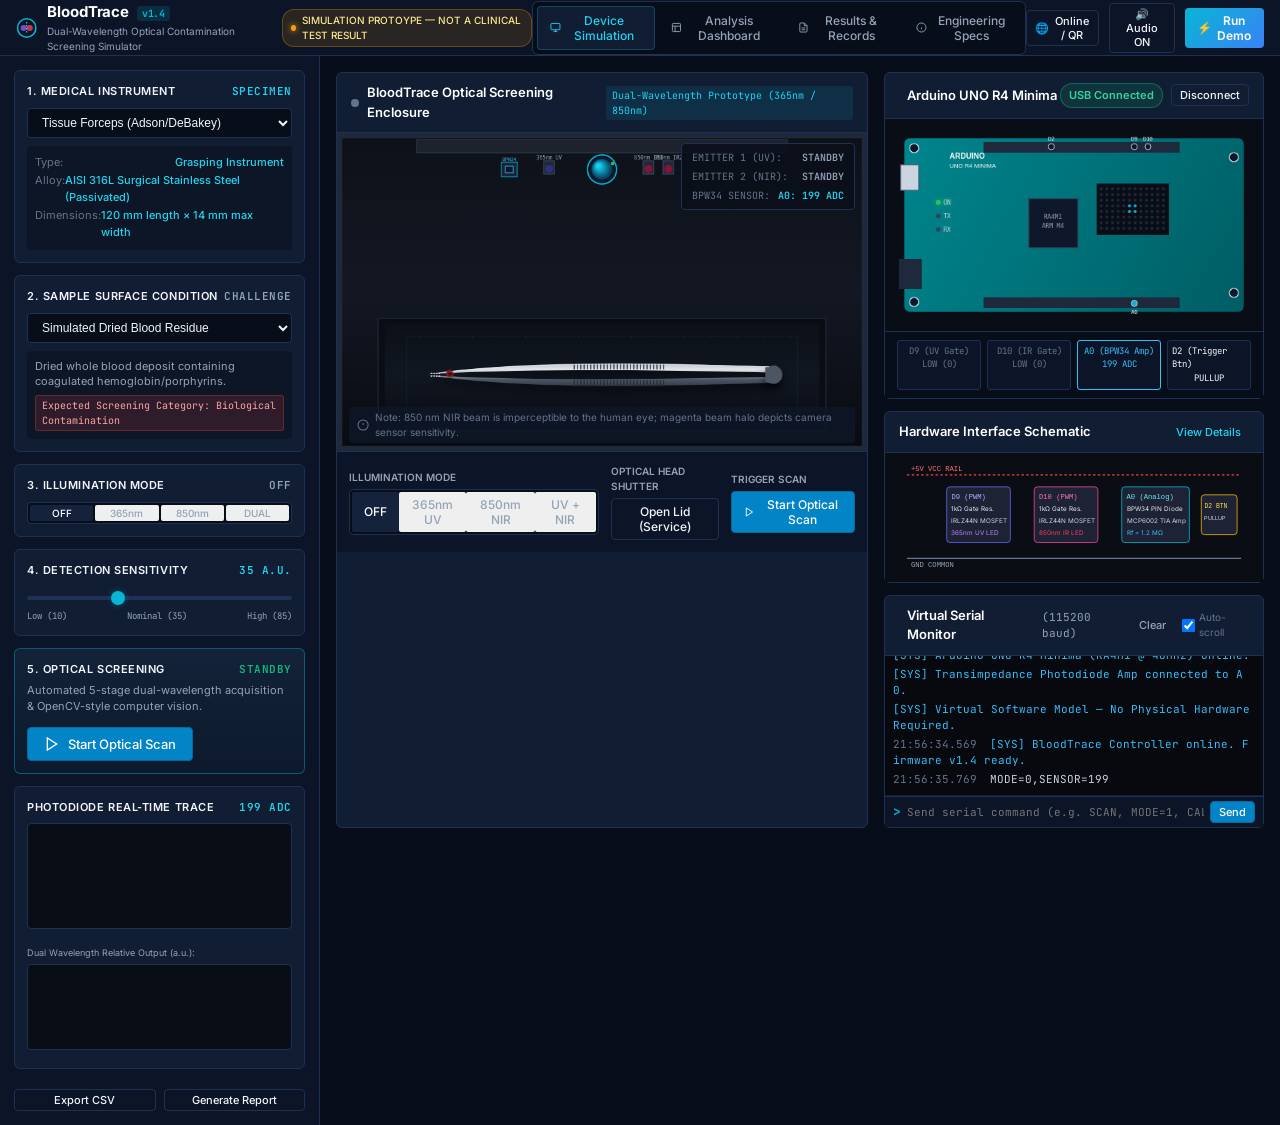
<file: index.html>
<!DOCTYPE html>
<html lang="en">
<head>
  <meta charset="UTF-8">
  <meta name="viewport" content="width=device-width, initial-scale=1.0">
  <title>BloodTrace — Dual-Wavelength Medical Instrument Contamination Screening Simulator</title>
  <meta name="description" content="College-level engineering prototype simulation of BloodTrace: dual-wavelength 365nm UV and 850nm NIR optical contamination screening for reusable surgical instruments.">
  
  <!-- Modern Clean Fonts -->
  <link rel="preconnect" href="https://fonts.googleapis.com">
  <link rel="preconnect" href="https://fonts.gstatic.com" crossorigin>
  <link href="https://fonts.googleapis.com/css2?family=Inter:wght@300;400;500;600;700&family=JetBrains+Mono:wght@400;500;700&display=swap" rel="stylesheet">
  
  <!-- BloodTrace Stylesheet -->
  <link rel="stylesheet" href="css/styles.css">
</head>
<body class="theme-navy">
  <!-- Top Navigation Header -->
  <header class="app-header">
    <div class="header-left">
      <div class="brand-container">
        <div class="brand-logo-icon">
          <svg viewBox="0 0 28 28" fill="none" class="brand-svg">
            <circle cx="14" cy="14" r="12" stroke="#06b6d4" stroke-width="2"/>
            <circle cx="10" cy="14" r="4" fill="#8b5cf6" opacity="0.8"/>
            <circle cx="18" cy="14" r="4" fill="#f43f5e" opacity="0.8"/>
            <path d="M14 6v16" stroke="#22d3ee" stroke-width="1.5" stroke-dasharray="2 2"/>
          </svg>
        </div>
        <div class="brand-text">
          <div class="brand-title">BloodTrace <span class="brand-ver">v1.4</span></div>
          <div class="brand-tagline">Dual-Wavelength Optical Contamination Screening Simulator</div>
        </div>
      </div>

      <!-- Regulatory Notice Banner -->
      <div class="regulatory-pill" title="Engineering Simulation — Not an In-Vitro Diagnostic Medical Device">
        <span class="pill-dot"></span>
        <span class="pill-text">SIMULATION PROTOYPE — NOT A CLINICAL TEST RESULT</span>
      </div>
    </div>

    <!-- Central Navigation Tabs -->
    <nav class="header-nav">
      <button class="nav-tab nav-active" data-nav-view="device">
        <svg width="15" height="15" viewBox="0 0 24 24" fill="none" stroke="currentColor" stroke-width="2"><rect x="2" y="3" width="20" height="14" rx="2" ry="2"/><line x1="8" y1="21" x2="16" y2="21"/><line x1="12" y1="17" x2="12" y2="21"/></svg>
        Device Simulation
      </button>
      <button class="nav-tab" data-nav-view="dashboard">
        <svg width="15" height="15" viewBox="0 0 24 24" fill="none" stroke="currentColor" stroke-width="2"><rect x="3" y="3" width="18" height="18" rx="2"/><line x1="3" y1="9" x2="21" y2="9"/><line x1="9" y1="21" x2="9" y2="9"/></svg>
        Analysis Dashboard
      </button>
      <button class="nav-tab" data-nav-view="results">
        <svg width="15" height="15" viewBox="0 0 24 24" fill="none" stroke="currentColor" stroke-width="2"><path d="M14 2H6a2 2 0 0 0-2 2v16a2 2 0 0 0 2 2h12a2 2 0 0 0 2-2V8z"/><polyline points="14 2 14 8 20 8"/><line x1="16" y1="13" x2="8" y2="13"/><line x1="16" y1="17" x2="8" y2="17"/></svg>
        Results & Records
      </button>
      <button class="nav-tab" data-nav-view="about">
        <svg width="15" height="15" viewBox="0 0 24 24" fill="none" stroke="currentColor" stroke-width="2"><circle cx="12" cy="12" r="10"/><line x1="12" y1="16" x2="12" y2="12"/><line x1="12" y1="8" x2="12.01" y2="8"/></svg>
        Engineering Specs
      </button>
    </nav>

    <!-- Header Actions -->
    <div class="header-right">
      <button id="btnOnlineQR" class="btn btn-xs btn-outline flex items-center gap-1" title="Scan QR Code or Open Online Simulation">
        <span>🌐</span>
        <span>Online / QR</span>
      </button>
      <button id="btnToggleSound" class="btn btn-xs btn-outline" title="Toggle Audio Feedback">
        🔊 Audio ON
      </button>
      <button id="btnRunDemo" class="btn btn-sm btn-accent flex items-center gap-1" title="Launch Step-by-Step Scenario Walkthrough">
        <span class="btn-icon">⚡</span>
        <span>Run Demo</span>
      </button>
    </div>
  </header>

  <!-- Main Container Layout: Sidebar + Active View Workspace -->
  <main class="app-layout">
    <!-- Left Configuration & Control Sidebar -->
    <aside class="app-sidebar">
      <!-- Section 1: Instrument Selection -->
      <div class="sidebar-card">
        <div class="sidebar-card-title flex items-center justify-between">
          <span>1. Medical Instrument</span>
          <span class="text-xs text-cyan font-mono">SPECIMEN</span>
        </div>
        <div class="form-group mt-2">
          <select id="instrumentSelect" class="form-select">
            <!-- Populated via JS -->
          </select>
        </div>
        <div id="instrumentMetaDisplay" class="instrument-meta-box">
          <!-- Dynamic details -->
        </div>
      </div>

      <!-- Section 2: Sample Condition -->
      <div class="sidebar-card">
        <div class="sidebar-card-title flex items-center justify-between">
          <span>2. Sample Surface Condition</span>
          <span class="text-xs text-muted font-mono">CHALLENGE</span>
        </div>
        <div class="form-group mt-2">
          <select id="conditionSelect" class="form-select">
            <!-- Populated via JS -->
          </select>
        </div>
        <div id="conditionMetaDisplay" class="condition-meta-box">
          <!-- Dynamic details -->
        </div>
      </div>

      <!-- Section: Illumination Mode Quick Controls (Requirement 13) -->
      <div class="sidebar-card">
        <div class="sidebar-card-title flex items-center justify-between">
          <span>3. Illumination Mode</span>
          <span id="sidebarModeTag" class="text-xs text-muted font-mono">OFF</span>
        </div>
        <div class="btn-group w-full mt-2" style="display: grid; grid-template-columns: repeat(4, 1fr); gap: 2px;">
          <button id="sbBtnModeOff" class="btn btn-2xs btn-active">OFF</button>
          <button id="sbBtnModeUv" class="btn btn-2xs">365nm</button>
          <button id="sbBtnModeIr" class="btn btn-2xs">850nm</button>
          <button id="sbBtnModeCombined" class="btn btn-2xs">DUAL</button>
        </div>
      </div>

      <!-- Section: Detection Threshold Slider (Requirement 13) -->
      <div class="sidebar-card">
        <div class="sidebar-card-title flex items-center justify-between">
          <span>4. Detection Sensitivity</span>
          <span class="text-xs text-cyan font-mono"><span id="sidebarThresholdVal">35</span> a.u.</span>
        </div>
        <div class="mt-2">
          <input type="range" id="sidebarThresholdSlider" min="10" max="85" value="35" class="range-slider range-sm w-full" />
          <div class="flex items-center justify-between text-2xs text-muted mt-1 font-mono">
            <span>Low (10)</span>
            <span>Nominal (35)</span>
            <span>High (85)</span>
          </div>
        </div>
      </div>

      <!-- Section 5: Scanning Execution Card -->
      <div class="sidebar-card action-card">
        <div class="sidebar-card-title flex items-center justify-between">
          <span>5. Optical Screening</span>
          <span class="text-xs text-green font-mono">STANDBY</span>
        </div>
        <p class="text-xs text-muted mt-1">
          Automated 5-stage dual-wavelength acquisition & OpenCV-style computer vision.
        </p>

        <button id="btnSidebarScan" class="btn btn-primary btn-block btn-lg mt-3 flex items-center justify-center gap-2">
          <svg width="16" height="16" viewBox="0 0 24 24" fill="none" stroke="currentColor" stroke-width="2"><polygon points="5 3 19 12 5 21 5 3"/></svg>
          Start Optical Scan
        </button>

        <!-- Progress Bar when scanning -->
        <div id="scanProgressContainer" class="scan-progress-box mt-3" style="display: none;">
          <div class="progress-bar-track">
            <div id="scanProgressBar" class="progress-bar-fill" style="width: 0%;"></div>
          </div>
          <div id="scanStatusText" class="progress-status-text font-mono text-2xs mt-1">Initializing...</div>
        </div>
      </div>

      <!-- Section 4: Live Telemetry Gauges -->
      <div class="sidebar-card">
        <div class="sidebar-card-title flex items-center justify-between">
          <span>Photodiode Real-Time Trace</span>
          <span id="sidebarAdcVal" class="text-xs text-cyan font-mono">195 ADC</span>
        </div>
        <div class="mini-oscilloscope-wrapper mt-2">
          <canvas id="oscilloscopeCanvas" width="280" height="110" class="mini-canvas"></canvas>
        </div>
        <div class="spectral-bar-wrapper mt-3">
          <div class="text-2xs text-muted mb-1">Dual Wavelength Relative Output (a.u.):</div>
          <canvas id="spectralBarCanvas" width="280" height="90" class="mini-canvas"></canvas>
        </div>
      </div>

      <!-- Quick Action Utilities -->
      <div class="sidebar-actions-grid mt-2">
        <button id="btnQuickCSV" class="btn btn-xs btn-outline w-full">Export CSV</button>
        <button id="btnQuickReport" class="btn btn-xs btn-outline w-full">Generate Report</button>
      </div>
    </aside>

    <!-- Center/Right Workspaces (Views) -->
    <div class="workspace-viewport">
      <!-- VIEW 1: Device Simulation -->
      <section id="view-device" class="app-view active">
        <div id="deviceViewContainer" class="device-view-wrapper">
          <!-- Populated by DeviceView JS component -->
        </div>
      </section>

      <!-- VIEW 2: Laptop Analysis Dashboard -->
      <section id="view-dashboard" class="app-view">
        <div id="dashboardViewContainer" class="dashboard-view-wrapper">
          <!-- Populated by DashboardView JS component -->
        </div>

        <!-- Latest Results Summary Card attached at bottom of dashboard -->
        <div class="mt-4">
          <div id="resultsSummaryCard" class="results-summary-wrapper">
            <!-- Populated dynamically after scan -->
          </div>
        </div>
      </section>

      <!-- VIEW 3: Results & History Records -->
      <section id="view-results" class="app-view">
        <div class="results-history-view-wrapper">
          <div class="panel-header">
            <div>
              <h2 class="panel-title text-base">Screening Acquisition History</h2>
              <p class="text-xs text-muted">Complete telemetry logs and classification outcomes for current session.</p>
            </div>
            <div class="regulatory-pill">
              <span class="pill-dot"></span>
              <span>SIMULATED DATA — NOT A CLINICAL TEST RESULT</span>
            </div>
          </div>
          <div id="historyListContainer" class="mt-4">
            <!-- Populated dynamically -->
          </div>
        </div>
      </section>

      <!-- VIEW 4: Engineering Specs & Documentation -->
      <section id="view-about" class="app-view">
        <div class="about-docs-wrapper">
          <div class="doc-banner">
            <h2 class="text-xl font-bold text-white">BloodTrace Technical Architecture & Optical Physics</h2>
            <p class="text-sm text-cyan mt-1">Dual-Wavelength Pre-Sterilization Instrument Screening Prototype</p>
          </div>

          <div class="docs-grid mt-4">
            <!-- Card 1: Optical Physics -->
            <div class="doc-card">
              <h3 class="doc-card-title text-violet">1. Optical Physics & Spectral Specificity</h3>
              <p class="text-xs text-slate-300 mt-2">
                BloodTrace exploits differential absorption and fluorescence spectroscopy between metallic surgical alloys and biological residues:
              </p>
              <ul class="doc-bullet-list">
                <li><strong>365 nm UV-A Illumination:</strong> Organic cellular proteins and free porphyrins exhibit autofluorescence. Crucially, cleaning detergents with optical brighteners produce bright blue-cyan emission (~430-470 nm), making UV alone prone to false positives.</li>
                <li><strong>850 nm NIR Illumination:</strong> Passivated 316L/420 surgical stainless steel exhibits ~65% specular reflectance. Deoxygenated and dried hemoglobin (methemoglobin) exhibits strong NIR absorption. Under 850nm, dried blood spots appear as stark dark silhouettes, whereas detergent films remain nearly transparent.</li>
                <li><strong>Dual-Wavelength Cross-Correlation:</strong> Combining UV fluorescence and NIR absorption allows the computer vision pipeline to distinguish true biological residue from detergent films and surface artifacts.</li>
              </ul>
            </div>

            <!-- Card 2: Hardware Architecture -->
            <div class="doc-card">
              <h3 class="doc-card-title text-cyan">2. Hardware Implementation & Bill of Materials</h3>
              <p class="text-xs text-slate-300 mt-2">
                Designed for affordable fabrication in a college engineering laboratory:
              </p>
              <div class="bom-table-wrapper mt-2">
                <table class="bom-table">
                  <thead>
                    <tr><th>Subsystem</th><th>Component</th><th>Interface</th><th>Est. Cost</th></tr>
                  </thead>
                  <tbody>
                    <tr><td>Microcontroller</td><td>Arduino UNO R4 Minima (RA4M1 Cortex-M4)</td><td>USB-C Serial (115200bps)</td><td>$20.00</td></tr>
                    <tr><td>UV Emitter</td><td>High-Power 365 nm UV LED (3W)</td><td>Pin D9 via IRLZ44N MOSFET</td><td>$6.50</td></tr>
                    <tr><td>NIR Emitters</td><td>Dual 850 nm High-Radiance IR LEDs</td><td>Pin D10 via IRLZ44N MOSFET</td><td>$4.00</td></tr>
                    <tr><td>Optical Sensor</td><td>BPW34 Silicon PIN Photodiode (430-1100nm)</td><td>Pin A0 via MCP6002 TIA Amp</td><td>$5.50</td></tr>
                    <tr><td>Imaging Sensor</td><td>Full-HD USB Camera Module (UVC)</td><td>Direct USB to Laptop</td><td>$18.00</td></tr>
                    <tr><td>Enclosure</td><td>3D-Printed Matte Black PLA Chamber</td><td>Light-tight baffled lid</td><td>$10.00</td></tr>
                    <tr class="font-bold text-white"><td>TOTAL SYSTEM</td><td>BloodTrace Screening Prototype</td><td>Complete BOM</td><td>~$64.00</td></tr>
                  </tbody>
                </table>
              </div>
            </div>

            <!-- Card 3: Computer Vision Pipeline -->
            <div class="doc-card">
              <h3 class="doc-card-title text-pink">3. OpenCV Python Simulation Pipeline</h3>
              <p class="text-xs text-slate-300 mt-2">
                The simulated Python/OpenCV computer vision pipeline executes the following image processing graph:
              </p>
              <div class="pipeline-flow-diagram mt-2">
                <div class="flow-step">1. Reference Capture</div>
                <div class="flow-arrow">→</div>
                <div class="flow-step">2. Dual UV/IR Strobe</div>
                <div class="flow-arrow">→</div>
                <div class="flow-step">3. Dark Subtraction</div>
                <div class="flow-arrow">→</div>
                <div class="flow-step">4. Normalized Diff (NDI)</div>
                <div class="flow-arrow">→</div>
                <div class="flow-step">5. Morphological Filter</div>
                <div class="flow-arrow">→</div>
                <div class="flow-step">6. Contour Extract</div>
              </div>
              <p class="text-2xs text-muted mt-2">
                The algorithm produces candidate contours with labels strictly bounded to "Suspected Residue" or "Possible Contamination" to prevent clinical misinterpretation.
              </p>
            </div>

            <!-- Card 4: Clinical & Ethical Limitations -->
            <div class="doc-card">
              <h3 class="doc-card-title text-amber">4. Clinical Scope & Regulatory Limitations</h3>
              <p class="text-xs text-slate-300 mt-2">
                <strong>Mandatory Regulatory Notice:</strong>
                Optical inspection is intended purely as a rapid, non-destructive pre-screening tool for Sterile Processing Departments (SPD) to catch visible gross residue prior to packaging and autoclaving.
              </p>
              <p class="text-xs text-slate-300 mt-2">
                It does not replace validated chemical protein assays (e.g. bicinchoninic acid BCA or ninhydrin swabs) or biological spore indicators. Optical contrast cannot determine microbial sterility or quantify bioburden below the optical resolution limit.
              </p>
            </div>
          </div>
        </div>
      </section>
    </div>
  </main>

  <!-- ES6 Modular Application Entry Point -->
  <script type="module" src="js/app.js"></script>
</body>
</html>
</file>
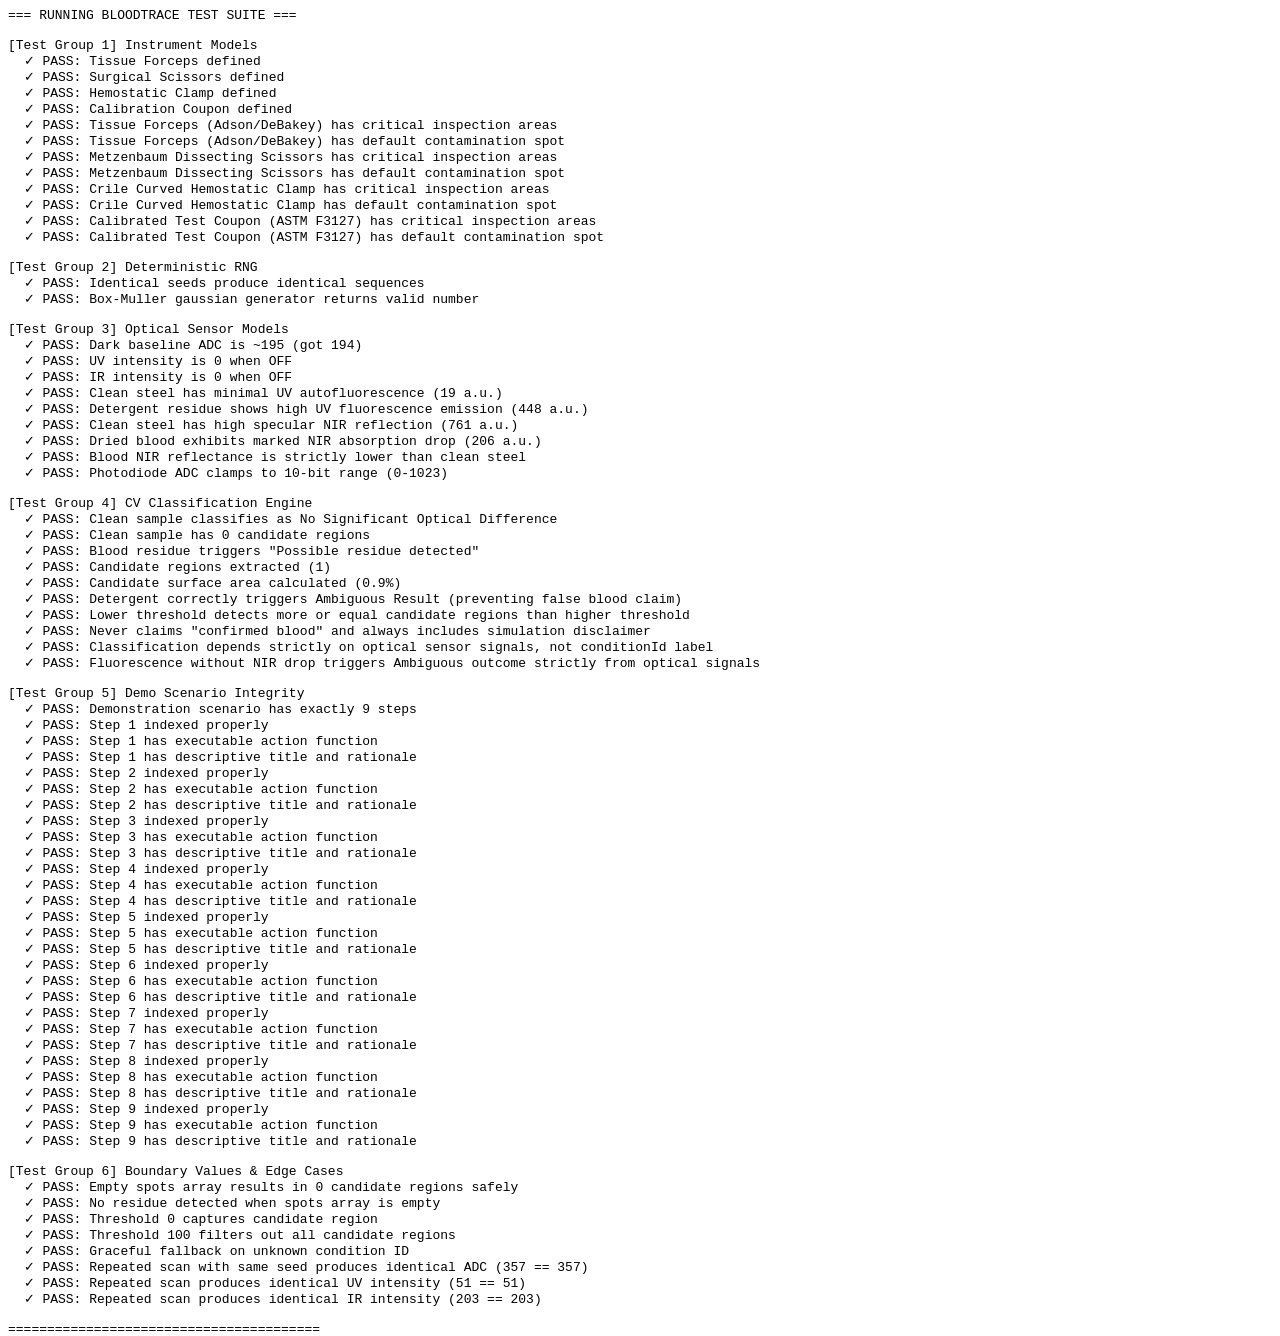
<file: test/runner.html>
<!DOCTYPE html>
<html>
<head><meta charset="utf-8"><title>BloodTrace Unit Tests</title></head>
<body>
<div id="log" style="font-family: monospace; white-space: pre;"></div>
<script>
  window.process = {
    exit: function(code) {
      const status = code === 0 ? 'ALL_TESTS_PASSED' : 'TESTS_FAILED';
      document.getElementById('log').textContent += '\n' + status;
    }
  };
  const origLog = console.log;
  console.log = function(...args) {
    origLog.apply(console, args);
    const div = document.getElementById('log');
    if (div) div.textContent += args.join(' ') + '\n';
  };
  const origErr = console.error;
  console.error = function(...args) {
    origErr.apply(console, args);
    const div = document.getElementById('log');
    if (div) div.textContent += 'ERROR: ' + args.join(' ') + '\n';
  };
</script>
<script type="module" src="./test-simulation.js"></script>
</body>
</html>
</file>
<file: css/styles.css>
/**
 * BloodTrace — Scientific Instrument Design System
 * Dark Navy Theme, Optical Cyan Accents, Restrained Contamination Reds,
 * High-Density Lab Workstation Layout, Print Stylesheet
 */

:root {
  --bg-deep: #070d19;
  --bg-surface: #0c1527;
  --bg-panel: #111d33;
  --bg-card: #15223c;
  --bg-card-hover: #1b2b4c;
  --border-subtle: #1e3152;
  --border-active: #06b6d4;

  --text-main: #f1f5f9;
  --text-muted: #94a3b8;
  --text-subtle: #64748b;

  --cyan-primary: #06b6d4;
  --cyan-glow: rgba(6, 182, 212, 0.35);
  --cyan-light: #22d3ee;

  --violet-uv: #8b5cf6;
  --violet-glow: rgba(139, 92, 246, 0.40);

  --pink-ir: #f43f5e;
  --pink-glow: rgba(244, 63, 94, 0.35);

  --danger-red: #ef4444;
  --warning-amber: #f59e0b;
  --success-green: #10b981;

  --font-sans: 'Inter', -apple-system, BlinkMacSystemFont, "Segoe UI", Roboto, sans-serif;
  --font-mono: 'JetBrains Mono', Consolas, "Courier New", monospace;
  --radius-sm: 4px;
  --radius-md: 6px;
  --radius-lg: 10px;
}

* {
  box-sizing: border-box;
  margin: 0;
  padding: 0;
}

body.theme-navy {
  background-color: var(--bg-deep);
  color: var(--text-main);
  font-family: var(--font-sans);
  font-size: 13px;
  line-height: 1.5;
  overflow-x: hidden;
  min-height: 100vh;
}

/* Custom Sleek Scrollbars */
::-webkit-scrollbar {
  width: 6px;
  height: 6px;
}
::-webkit-scrollbar-track {
  background: var(--bg-deep);
}
::-webkit-scrollbar-thumb {
  background: var(--border-subtle);
  border-radius: 3px;
}
::-webkit-scrollbar-thumb:hover {
  background: var(--cyan-primary);
}

/* ==========================================================================
   Header & Navigation
   ========================================================================== */
.app-header {
  height: 56px;
  background-color: var(--bg-surface);
  border-bottom: 1px solid var(--border-subtle);
  display: flex;
  align-items: center;
  justify-content: space-between;
  padding: 0 16px;
  position: sticky;
  top: 0;
  z-index: 100;
}

.header-left {
  display: flex;
  align-items: center;
  gap: 16px;
}

.brand-container {
  display: flex;
  align-items: center;
  gap: 10px;
}

.brand-logo-icon {
  width: 28px;
  height: 28px;
}
.brand-svg {
  width: 100%;
  height: 100%;
}

.brand-title {
  font-size: 15px;
  font-weight: 700;
  letter-spacing: -0.01em;
  color: #ffffff;
}

.brand-ver {
  font-size: 10px;
  font-family: var(--font-mono);
  color: var(--cyan-primary);
  background: rgba(6, 182, 212, 0.15);
  padding: 1px 5px;
  border-radius: 3px;
  margin-left: 4px;
}

.brand-tagline {
  font-size: 10px;
  color: var(--text-muted);
}

.regulatory-pill {
  display: flex;
  align-items: center;
  gap: 6px;
  background: rgba(245, 158, 11, 0.12);
  border: 1px solid rgba(245, 158, 11, 0.3);
  padding: 3px 8px;
  border-radius: 12px;
  font-size: 10px;
  font-weight: 500;
  color: #fde68a;
}

.pill-dot {
  width: 6px;
  height: 6px;
  border-radius: 50%;
  background-color: var(--warning-amber);
  box-shadow: 0 0 6px var(--warning-amber);
}

.header-nav {
  display: flex;
  align-items: center;
  gap: 4px;
  background: var(--bg-deep);
  padding: 4px;
  border-radius: var(--radius-md);
  border: 1px solid var(--border-subtle);
}

.nav-tab {
  background: transparent;
  border: none;
  color: var(--text-muted);
  font-family: var(--font-sans);
  font-size: 12px;
  font-weight: 500;
  padding: 6px 12px;
  border-radius: var(--radius-sm);
  display: flex;
  align-items: center;
  gap: 6px;
  cursor: pointer;
  transition: all 0.15s ease;
}

.nav-tab:hover {
  color: var(--text-main);
  background: rgba(255, 255, 255, 0.05);
}

.nav-tab.nav-active {
  background: var(--bg-panel);
  color: var(--cyan-light);
  box-shadow: 0 1px 3px rgba(0, 0, 0, 0.3);
  border: 1px solid rgba(6, 182, 212, 0.3);
}

.header-right {
  display: flex;
  align-items: center;
  gap: 10px;
}

/* ==========================================================================
   Layout: Sidebar + Center Workspace
   ========================================================================== */
.app-layout {
  display: flex;
  min-height: calc(100vh - 56px);
}

.app-sidebar {
  width: 320px;
  min-width: 320px;
  background-color: var(--bg-surface);
  border-right: 1px solid var(--border-subtle);
  padding: 14px;
  display: flex;
  flex-direction: column;
  gap: 12px;
  overflow-y: auto;
}

.sidebar-card {
  background-color: var(--bg-panel);
  border: 1px solid var(--border-subtle);
  border-radius: var(--radius-md);
  padding: 12px;
}

.sidebar-card.action-card {
  background: linear-gradient(180deg, #132238 0%, #0d1a2d 100%);
  border-color: rgba(6, 182, 212, 0.4);
}

.sidebar-card-title {
  font-size: 11px;
  font-weight: 600;
  text-transform: uppercase;
  letter-spacing: 0.05em;
  color: var(--text-main);
}

.form-select {
  width: 100%;
  background: var(--bg-deep);
  color: var(--text-main);
  border: 1px solid var(--border-subtle);
  border-radius: var(--radius-sm);
  padding: 6px 10px;
  font-size: 12px;
  outline: none;
  transition: border-color 0.15s ease;
}

.form-select:focus {
  border-color: var(--cyan-primary);
}

.instrument-meta-box,
.condition-meta-box {
  margin-top: 8px;
  padding: 8px;
  background: rgba(0, 0, 0, 0.25);
  border-radius: var(--radius-sm);
  font-size: 11px;
  color: var(--text-muted);
}

.meta-row {
  display: flex;
  justify-content: space-between;
  margin-bottom: 2px;
}
.meta-lbl {
  color: var(--text-subtle);
}
.meta-val {
  color: var(--cyan-light);
  font-weight: 500;
}

.meta-desc {
  font-size: 11px;
  color: var(--text-muted);
  line-height: 1.4;
}

.meta-risk-pill {
  margin-top: 6px;
  font-size: 10px;
  font-family: var(--font-mono);
  padding: 2px 6px;
  border-radius: 3px;
  display: inline-block;
  background: rgba(100, 116, 139, 0.2);
  color: #cbd5e1;
}
.risk-critical, .risk-high {
  background: rgba(239, 68, 68, 0.15);
  color: #fca5a5;
  border: 1px solid rgba(239, 68, 68, 0.3);
}
.risk-ambiguous, .risk-ambiguousconfounder, .risk-ambiguousspecularglare {
  background: rgba(245, 158, 11, 0.15);
  color: #fde047;
  border: 1px solid rgba(245, 158, 11, 0.3);
}

.progress-bar-track {
  width: 100%;
  height: 6px;
  background: var(--bg-deep);
  border-radius: 3px;
  overflow: hidden;
}
.progress-bar-fill {
  height: 100%;
  background: linear-gradient(90deg, var(--cyan-primary), #38bdf8);
  transition: width 0.2s ease;
}
.progress-status-text {
  color: var(--cyan-light);
}

.mini-canvas {
  width: 100%;
  height: auto;
  border-radius: var(--radius-sm);
  border: 1px solid var(--border-subtle);
  background: #090d16;
}

.sidebar-actions-grid {
  display: grid;
  grid-template-columns: 1fr 1fr;
  gap: 8px;
}

.workspace-viewport {
  flex: 1;
  background-color: var(--bg-deep);
  padding: 16px;
  overflow-y: auto;
}

.app-view {
  display: none;
}
.app-view.active {
  display: block;
}

/* ==========================================================================
   Buttons & UI Elements
   ========================================================================== */
.btn {
  display: inline-flex;
  align-items: center;
  justify-content: center;
  border: 1px solid transparent;
  font-family: var(--font-sans);
  font-weight: 500;
  border-radius: var(--radius-sm);
  cursor: pointer;
  transition: all 0.15s ease;
  user-select: none;
}

.btn-xs { padding: 3px 8px; font-size: 11px; }
.btn-sm { padding: 5px 12px; font-size: 12px; }
.btn-lg { padding: 8px 16px; font-size: 13px; }
.btn-2xs { padding: 2px 6px; font-size: 10px; }

.btn-primary {
  background-color: #0284c7;
  color: #ffffff;
  border-color: #0369a1;
}
.btn-primary:hover {
  background-color: #0369a1;
  box-shadow: 0 0 10px rgba(2, 132, 199, 0.4);
}

.btn-accent {
  background: linear-gradient(135deg, #06b6d4 0%, #3b82f6 100%);
  color: #ffffff;
  font-weight: 600;
  border: none;
}
.btn-accent:hover {
  filter: brightness(1.15);
  box-shadow: 0 0 12px var(--cyan-glow);
}

.btn-outline {
  background: transparent;
  border-color: var(--border-subtle);
  color: var(--text-main);
}
.btn-outline:hover {
  border-color: var(--cyan-primary);
  background: rgba(6, 182, 212, 0.08);
  color: var(--cyan-light);
}

.btn-ghost {
  background: transparent;
  border: none;
  color: var(--text-muted);
}
.btn-ghost:hover {
  color: var(--text-main);
  background: rgba(255, 255, 255, 0.05);
}

.btn-group {
  display: inline-flex;
  background: var(--bg-deep);
  border: 1px solid var(--border-subtle);
  border-radius: var(--radius-sm);
  padding: 2px;
}
.btn-group .btn {
  border: none;
  border-radius: 2px;
  color: var(--text-muted);
}
.btn-group .btn.btn-active {
  background: var(--bg-card);
  color: #ffffff;
}
.btn-group .btn.btn-active-uv {
  background: var(--violet-uv);
  color: #ffffff;
  box-shadow: 0 0 8px var(--violet-glow);
}
.btn-group .btn.btn-active-ir {
  background: var(--pink-ir);
  color: #ffffff;
  box-shadow: 0 0 8px var(--pink-glow);
}
.btn-group .btn.btn-active-combined {
  background: linear-gradient(135deg, var(--violet-uv), var(--pink-ir));
  color: #ffffff;
}

.range-slider {
  -webkit-appearance: none;
  width: 100%;
  height: 4px;
  border-radius: 2px;
  background: var(--border-subtle);
  outline: none;
}
.range-slider::-webkit-slider-thumb {
  -webkit-appearance: none;
  width: 14px;
  height: 14px;
  border-radius: 50%;
  background: var(--cyan-primary);
  cursor: pointer;
  box-shadow: 0 0 6px var(--cyan-glow);
  transition: transform 0.1s;
}
.range-slider::-webkit-slider-thumb:hover {
  transform: scale(1.2);
}

/* ==========================================================================
   Device View Components
   ========================================================================== */
.device-view-grid {
  display: grid;
  grid-template-columns: 1.4fr 1fr;
  gap: 16px;
}

.panel {
  background-color: var(--bg-panel);
  border: 1px solid var(--border-subtle);
  border-radius: var(--radius-md);
  display: flex;
  flex-direction: column;
}

.panel-header {
  padding: 10px 14px;
  border-bottom: 1px solid var(--border-subtle);
  display: flex;
  align-items: center;
  justify-content: space-between;
}

.panel-title {
  font-size: 13px;
  font-weight: 600;
  color: #ffffff;
}

.panel-badge {
  font-size: 10px;
  font-family: var(--font-mono);
  color: var(--cyan-light);
  background: rgba(6, 182, 212, 0.12);
  padding: 2px 6px;
  border-radius: 3px;
}

.status-indicator {
  width: 8px;
  height: 8px;
  border-radius: 50%;
  background: var(--text-subtle);
}
.status-indicator.active {
  background: var(--cyan-light);
  box-shadow: 0 0 8px var(--cyan-primary);
}

.enclosure-viewport-wrapper {
  position: relative;
  background: #000000;
  border-bottom: 1px solid var(--border-subtle);
  display: flex;
  flex-direction: column;
  align-items: center;
}

.chamber-canvas {
  width: 100%;
  height: auto;
  display: block;
}

.chamber-hud-overlay {
  position: absolute;
  top: 10px;
  right: 12px;
  display: flex;
  flex-direction: column;
  gap: 4px;
  background: rgba(10, 15, 26, 0.85);
  border: 1px solid var(--border-subtle);
  padding: 6px 10px;
  border-radius: var(--radius-sm);
  font-family: var(--font-mono);
  font-size: 10px;
}
.hud-item {
  display: flex;
  gap: 8px;
  justify-content: space-between;
}
.hud-label { color: var(--text-subtle); }
.hud-val { font-weight: 600; }

.optical-physics-note {
  position: absolute;
  bottom: 8px;
  left: 12px;
  right: 12px;
  display: flex;
  align-items: center;
  gap: 6px;
  font-size: 10px;
  color: var(--text-subtle);
  background: rgba(15, 23, 42, 0.7);
  padding: 3px 8px;
  border-radius: 3px;
}

.enclosure-controls-bar {
  padding: 12px;
  display: flex;
  align-items: center;
  justify-content: space-between;
  gap: 12px;
  background: var(--bg-surface);
}

.control-group {
  display: flex;
  flex-direction: column;
  gap: 4px;
}
.control-label {
  font-size: 10px;
  text-transform: uppercase;
  color: var(--text-muted);
  font-weight: 600;
}

.device-electronics-column {
  display: flex;
  flex-direction: column;
  gap: 12px;
}

.arduino-panel .arduino-board-container {
  padding: 8px;
  background: #090d16;
  display: flex;
  justify-content: center;
}

.arduino-canvas {
  width: 100%;
  max-width: 440px;
  height: auto;
}

.pin-status-grid {
  display: grid;
  grid-template-columns: repeat(4, 1fr);
  gap: 6px;
  padding: 8px 12px;
  background: var(--bg-deep);
  border-top: 1px solid var(--border-subtle);
}

.pin-badge {
  display: flex;
  flex-direction: column;
  align-items: center;
  padding: 4px;
  background: var(--bg-surface);
  border-radius: 3px;
  border: 1px solid var(--border-subtle);
  font-family: var(--font-mono);
  font-size: 9px;
}
.pin-badge.pin-high {
  border-color: var(--cyan-primary);
  background: rgba(6, 182, 212, 0.15);
  color: var(--cyan-light);
}
.pin-badge.pin-low {
  color: var(--text-subtle);
}
.pin-badge.pin-analog {
  border-color: #38bdf8;
  color: #38bdf8;
}

.schematic-container {
  padding: 6px;
  background: #0a0d14;
}
.schematic-svg {
  width: 100%;
  height: auto;
}

.serial-console-body {
  height: 140px;
  background: #07090f;
  padding: 8px;
  overflow-y: auto;
  font-family: var(--font-mono);
  font-size: 11px;
  display: flex;
  flex-direction: column;
  gap: 2px;
}
.serial-line {
  color: #cbd5e1;
  word-break: break-all;
}
.serial-line.info { color: #38bdf8; }
.serial-line.cmd { color: #a855f7; }
.serial-line.warn { color: #fde047; }
.serial-line.error { color: #f87171; }
.serial-timestamp { color: #64748b; margin-right: 6px; }

.serial-input-bar {
  display: flex;
  align-items: center;
  padding: 4px 8px;
  background: var(--bg-surface);
  border-top: 1px solid var(--border-subtle);
  gap: 6px;
}
.serial-input-bar input {
  flex: 1;
  background: transparent;
  border: none;
  outline: none;
  color: #ffffff;
  font-family: var(--font-mono);
  font-size: 11px;
}
.serial-prompt {
  color: var(--cyan-primary);
  font-family: var(--font-mono);
  font-weight: bold;
}
.serial-autoscroll-label {
  font-size: 10px;
  color: var(--text-subtle);
  display: flex;
  align-items: center;
  gap: 4px;
}

.serial-disconnect-banner {
  background: rgba(239, 68, 68, 0.25);
  border: 1px solid #ef4444;
  color: #fca5a5;
  font-family: var(--font-mono);
  font-size: 10px;
  font-weight: 700;
  padding: 5px 8px;
  text-align: center;
  letter-spacing: 0.05em;
  animation: pulse-red 1.6s ease-in-out infinite;
}

@keyframes pulse-red {
  0%, 100% { opacity: 1; }
  50% { opacity: 0.65; }
}

/* ==========================================================================
   Dashboard View Components (4-Panel Display)
   ========================================================================== */
.dashboard-root {
  display: flex;
  flex-direction: column;
  gap: 12px;
}

.dashboard-toolbar {
  background: var(--bg-panel);
  border: 1px solid var(--border-subtle);
  border-radius: var(--radius-md);
  padding: 8px 14px;
  display: flex;
  align-items: center;
  justify-content: space-between;
  gap: 16px;
  flex-wrap: wrap;
}

.toolbar-section {
  display: flex;
  align-items: center;
  gap: 8px;
}

.toolbar-title {
  font-size: 11px;
  font-weight: 600;
  text-transform: uppercase;
  color: var(--text-muted);
}

.threshold-controller {
  min-width: 220px;
  display: flex;
  flex-direction: column;
  gap: 4px;
}

.zoom-display {
  padding: 2px 6px;
  font-size: 11px;
  color: var(--cyan-light);
}

.toggle-pill {
  display: flex;
  align-items: center;
  gap: 4px;
  font-size: 11px;
  color: var(--text-muted);
  cursor: pointer;
  user-select: none;
}
.toggle-pill input {
  accent-color: var(--cyan-primary);
}

/* 4-Panel Quad Grid */
.panels-quad-grid {
  display: grid;
  grid-template-columns: 1fr 1fr;
  gap: 12px;
}

.panels-quad-grid.layout-split {
  grid-template-columns: 1fr 1fr;
}
.panels-quad-grid.layout-split .optic-panel[data-panel="uv"],
.panels-quad-grid.layout-split .optic-panel[data-panel="ir"] {
  display: none;
}

.panels-quad-grid.layout-focus {
  grid-template-columns: 1fr;
}
.panels-quad-grid.layout-focus .optic-panel:not(.panel-focused) {
  display: none;
}

.optic-panel {
  background: var(--bg-panel);
  border: 1px solid var(--border-subtle);
  border-radius: var(--radius-md);
  overflow: hidden;
  display: flex;
  flex-direction: column;
  transition: border-color 0.15s ease;
}

.optic-panel.panel-focused {
  border-color: var(--cyan-primary);
  box-shadow: 0 0 12px rgba(6, 182, 212, 0.2);
}

.optic-panel.panel-hero {
  border-color: rgba(239, 68, 68, 0.4);
}

.optic-panel-header {
  padding: 8px 12px;
  background: var(--bg-surface);
  border-bottom: 1px solid var(--border-subtle);
  display: flex;
  align-items: center;
  justify-content: space-between;
}

.panel-tag {
  font-family: var(--font-mono);
  font-size: 9px;
  font-weight: 700;
  padding: 2px 5px;
  border-radius: 3px;
}
.tag-ref { background: #334155; color: #cbd5e1; }
.tag-uv { background: #5b21b6; color: #c4b5fd; }
.tag-ir { background: #881337; color: #fecdd3; }
.tag-map { background: #7f1d1d; color: #fca5a5; }

.panel-name {
  font-size: 12px;
  color: #ffffff;
}

.panel-wavelength {
  font-family: var(--font-mono);
  font-size: 10px;
}

.canvas-viewport {
  position: relative;
  background: #0a0d14;
  overflow: hidden;
}

.panel-canvas {
  width: 100%;
  height: auto;
  display: block;
  cursor: crosshair;
}

.panel-stamp {
  position: absolute;
  top: 8px;
  left: 8px;
  font-family: var(--font-mono);
  font-size: 9px;
  color: rgba(148, 163, 184, 0.4);
  pointer-events: none;
}
.stamp-uv { color: rgba(167, 139, 250, 0.6); }
.stamp-ir { color: rgba(251, 113, 133, 0.6); }
.stamp-map { color: rgba(248, 113, 113, 0.7); font-weight: bold; }

.click-hint {
  position: absolute;
  bottom: 8px;
  left: 8px;
  font-size: 10px;
  background: rgba(15, 23, 42, 0.8);
  padding: 3px 8px;
  border-radius: 3px;
  color: var(--cyan-light);
  border: 1px dashed rgba(6, 182, 212, 0.4);
  pointer-events: none;
}

.panel-footer {
  padding: 6px 12px;
  background: var(--bg-surface);
  border-top: 1px solid var(--border-subtle);
  display: flex;
  align-items: center;
  justify-content: space-between;
  font-size: 11px;
  color: var(--text-muted);
}

/* Sample Contamination Spot Tuner Card */
.sample-tuner-card {
  background: var(--bg-panel);
  border: 1px solid var(--border-subtle);
  border-radius: var(--radius-md);
  padding: 10px 14px;
}

.tuner-header {
  display: flex;
  align-items: center;
  justify-content: space-between;
  margin-bottom: 8px;
}

.tuner-controls-row {
  display: grid;
  grid-template-columns: repeat(4, 1fr);
  gap: 16px;
}
.tuner-item {
  display: flex;
  flex-direction: column;
  gap: 4px;
}

/* ==========================================================================
   Results Summary Card
   ========================================================================== */
.results-summary-wrapper {
  background: var(--bg-panel);
  border: 1px solid var(--border-subtle);
  border-radius: var(--radius-md);
  padding: 16px;
}

.empty-results-state {
  text-align: center;
  padding: 24px;
  color: var(--text-muted);
}
.empty-icon { font-size: 28px; margin-bottom: 6px; }
.empty-title { font-size: 14px; font-weight: 600; color: #ffffff; }
.empty-desc { font-size: 12px; margin-top: 4px; }

.result-card-inner {
  display: flex;
  flex-direction: column;
  gap: 12px;
}

.result-header {
  display: flex;
  align-items: center;
  justify-content: space-between;
}
.result-scan-id {
  font-size: 11px;
  color: var(--cyan-light);
}
.result-title {
  font-size: 16px;
  color: #ffffff;
}

.result-metrics-grid {
  display: grid;
  grid-template-columns: repeat(6, 1fr);
  gap: 10px;
}

.metric-box {
  background: var(--bg-deep);
  border: 1px solid var(--border-subtle);
  border-radius: var(--radius-sm);
  padding: 8px;
  display: flex;
  flex-direction: column;
  align-items: center;
}
.m-label {
  font-size: 10px;
  color: var(--text-subtle);
}
.m-val {
  font-size: 14px;
  font-weight: 700;
  margin-top: 2px;
}
.m-unit {
  font-size: 10px;
  font-weight: normal;
  color: var(--text-subtle);
}

.result-advisory-box {
  padding: 10px 14px;
  border-radius: var(--radius-sm);
  border-left: 4px solid;
}
.advisory-safe {
  background: rgba(16, 185, 129, 0.1);
  border-left-color: var(--success-green);
  color: #a7f3d0;
}
.advisory-warning {
  background: rgba(245, 158, 11, 0.1);
  border-left-color: var(--warning-amber);
  color: #fde68a;
}
.advisory-critical {
  background: rgba(239, 68, 68, 0.1);
  border-left-color: var(--danger-red);
  color: #fca5a5;
}
.advisory-title {
  font-weight: 700;
  font-size: 11px;
  text-transform: uppercase;
  margin-bottom: 2px;
}
.advisory-body {
  font-size: 12px;
  line-height: 1.4;
}

.result-disclaimer {
  font-size: 10px;
  color: var(--text-subtle);
  background: rgba(0, 0, 0, 0.25);
  padding: 6px 10px;
  border-radius: 3px;
  border: 1px dashed var(--border-subtle);
}

.result-actions-row {
  display: flex;
  justify-content: flex-end;
  gap: 10px;
}

/* Badges */
.badge {
  padding: 3px 8px;
  border-radius: 12px;
  font-size: 11px;
  font-weight: 600;
  display: inline-flex;
  align-items: center;
}
.badge-safe, .badge-success {
  background: rgba(16, 185, 129, 0.15);
  color: #34d399;
  border: 1px solid rgba(16, 185, 129, 0.4);
}
.badge-warning {
  background: rgba(245, 158, 11, 0.15);
  color: #fbbf24;
  border: 1px solid rgba(245, 158, 11, 0.4);
}
.badge-critical, .badge-danger {
  background: rgba(239, 68, 68, 0.15);
  color: #f87171;
  border: 1px solid rgba(239, 68, 68, 0.4);
}

/* ==========================================================================
   Demo Mode Banner
   ========================================================================== */
.demo-banner {
  position: fixed;
  bottom: 20px;
  left: 50%;
  transform: translateX(-50%);
  width: 90%;
  max-width: 820px;
  background: linear-gradient(180deg, #182642 0%, #0d172a 100%);
  border: 2px solid var(--cyan-primary);
  box-shadow: 0 10px 30px rgba(0, 0, 0, 0.8), 0 0 15px var(--cyan-glow);
  border-radius: var(--radius-lg);
  padding: 14px 20px;
  z-index: 1000;
  animation: slideUp 0.3s ease;
}

@keyframes slideUp {
  from { transform: translate(-50%, 40px); opacity: 0; }
  to { transform: translate(-50%, 0); opacity: 1; }
}

.demo-banner-content {
  display: flex;
  align-items: center;
  justify-content: space-between;
  gap: 16px;
}

.demo-badge {
  display: flex;
  align-items: center;
  gap: 6px;
  font-family: var(--font-mono);
  font-size: 10px;
  font-weight: bold;
  color: var(--cyan-light);
  white-space: nowrap;
}

.demo-pulse {
  width: 8px;
  height: 8px;
  border-radius: 50%;
  background: var(--cyan-primary);
  box-shadow: 0 0 8px var(--cyan-primary);
  animation: pulse 1.2s infinite;
}

@keyframes pulse {
  0% { transform: scale(0.9); opacity: 0.7; }
  50% { transform: scale(1.3); opacity: 1; }
  100% { transform: scale(0.9); opacity: 0.7; }
}

.demo-step-title {
  font-size: 13px;
  font-weight: 700;
  color: #ffffff;
}
.demo-step-desc {
  font-size: 11px;
  color: var(--text-muted);
  margin-top: 2px;
}
.demo-actions {
  display: flex;
  align-items: center;
  gap: 8px;
}

/* ==========================================================================
   Report Modal & Printable Document
   ========================================================================== */
.modal-backdrop {
  position: fixed;
  inset: 0;
  background: rgba(0, 0, 0, 0.85);
  backdrop-filter: blur(4px);
  display: flex;
  align-items: center;
  justify-content: center;
  z-index: 2000;
  padding: 20px;
}

.report-modal-content {
  background: var(--bg-surface);
  border: 1px solid var(--border-subtle);
  border-radius: var(--radius-lg);
  width: 100%;
  max-width: 900px;
  max-height: 90vh;
  display: flex;
  flex-direction: column;
  overflow: hidden;
  box-shadow: 0 20px 50px rgba(0, 0, 0, 0.8);
}

.report-modal-header {
  padding: 12px 18px;
  background: var(--bg-panel);
  border-bottom: 1px solid var(--border-subtle);
  display: flex;
  align-items: center;
  justify-content: space-between;
}

.printable-document {
  padding: 24px 30px;
  overflow-y: auto;
  background: #ffffff;
  color: #0f172a;
  font-family: var(--font-sans);
}

.doc-header {
  display: flex;
  justify-content: space-between;
  border-bottom: 2px solid #0f172a;
  padding-bottom: 12px;
  margin-bottom: 16px;
}
.doc-header-brand .doc-logo { color: #0284c7; }
.doc-header-meta { font-family: var(--font-mono); font-size: 10px; text-align: right; }
.doc-status-badge {
  margin-top: 4px;
  background: #e0f2fe;
  color: #0369a1;
  padding: 2px 6px;
  border-radius: 3px;
  font-weight: bold;
  display: inline-block;
}

.doc-disclaimer-banner {
  background: #fffbeb;
  border: 1px solid #fde68a;
  padding: 8px 12px;
  border-radius: 4px;
  font-size: 10px;
  color: #92400e;
  margin-bottom: 16px;
}

.doc-section { margin-bottom: 16px; }
.doc-section-title {
  font-size: 12px;
  text-transform: uppercase;
  color: #0369a1;
  border-bottom: 1px solid #e2e8f0;
  padding-bottom: 4px;
  margin-bottom: 8px;
}

.doc-table {
  width: 100%;
  border-collapse: collapse;
  font-size: 11px;
}
.doc-table th, .doc-table td {
  border: 1px solid #cbd5e1;
  padding: 6px 8px;
  text-align: left;
}
.doc-table th { background: #f8fafc; font-weight: 600; color: #475569; }

.doc-quad-gallery {
  display: grid;
  grid-template-columns: repeat(4, 1fr);
  gap: 8px;
}
.doc-image-box {
  border: 1px solid #cbd5e1;
  border-radius: 4px;
  overflow: hidden;
  background: #0f172a;
}
.doc-image-box img {
  width: 100%;
  height: auto;
  display: block;
}
.doc-img-caption {
  padding: 4px 6px;
  font-size: 9px;
  font-weight: 600;
  background: #f1f5f9;
  color: #334155;
  text-align: center;
}

.doc-result-banner {
  padding: 10px 14px;
  border-radius: 4px;
  margin-bottom: 12px;
}
.doc-result-banner.banner-safe { background: #ecfdf5; border-left: 4px solid #10b981; color: #065f46; }
.doc-result-banner.banner-warning { background: #fffbeb; border-left: 4px solid #f59e0b; color: #92400e; }
.doc-result-banner.banner-critical { background: #fef2f2; border-left: 4px solid #ef4444; color: #991b1b; }
.result-headline { font-weight: bold; font-size: 13px; margin-bottom: 4px; }
.result-advisory { font-size: 11px; }

.doc-metrics-row {
  display: grid;
  grid-template-columns: repeat(4, 1fr);
  gap: 8px;
  margin-top: 10px;
}
.doc-metric-card {
  border: 1px solid #cbd5e1;
  padding: 6px;
  text-align: center;
  border-radius: 4px;
  background: #f8fafc;
}
.metric-num { font-size: 13px; font-weight: bold; color: #0284c7; }
.metric-label { font-size: 9px; color: #64748b; }

.doc-signoff-block {
  display: flex;
  justify-content: space-between;
  margin-top: 30px;
  padding-top: 10px;
}
.signoff-col { width: 40%; text-align: center; }
.signoff-line { border-bottom: 1px solid #000; height: 35px; margin-bottom: 4px; }
.signoff-role { font-size: 10px; color: #64748b; }

/* ==========================================================================
   Documentation & Tables
   ========================================================================== */
.docs-grid {
  display: grid;
  grid-template-columns: 1fr 1fr;
  gap: 16px;
}
.doc-card {
  background: var(--bg-panel);
  border: 1px solid var(--border-subtle);
  border-radius: var(--radius-md);
  padding: 16px;
}
.doc-card-title { font-size: 14px; font-weight: 700; }
.doc-bullet-list { margin-top: 8px; padding-left: 18px; font-size: 11px; color: var(--text-muted); }
.doc-bullet-list li { margin-bottom: 6px; }

.bom-table, .data-table {
  width: 100%;
  border-collapse: collapse;
  font-size: 11px;
}
.bom-table th, .bom-table td,
.data-table th, .data-table td {
  padding: 6px 8px;
  border: 1px solid var(--border-subtle);
  text-align: left;
}
.bom-table th, .data-table th { background: var(--bg-surface); color: var(--text-muted); }

.pipeline-flow-diagram {
  display: flex;
  align-items: center;
  flex-wrap: wrap;
  gap: 6px;
  font-family: var(--font-mono);
  font-size: 10px;
}
.flow-step {
  background: var(--bg-surface);
  border: 1px solid var(--border-subtle);
  padding: 4px 8px;
  border-radius: 3px;
  color: var(--cyan-light);
}
.flow-arrow { color: var(--text-subtle); }

/* Utility Classes */
.flex { display: flex; }
.items-center { align-items: center; }
.justify-between { justify-content: space-between; }
.justify-center { justify-content: center; }
.gap-1 { gap: 4px; }
.gap-2 { gap: 8px; }
.gap-3 { gap: 12px; }
.w-full { width: 100%; }
.mt-1 { margin-top: 4px; }
.mt-2 { margin-top: 8px; }
.mt-3 { margin-top: 12px; }
.mt-4 { margin-top: 16px; }
.mb-1 { margin-bottom: 4px; }
.font-mono { font-family: var(--font-mono); }
.font-bold { font-weight: bold; }
.text-xs { font-size: 11px; }
.text-2xs { font-size: 9px; }
.text-sm { font-size: 13px; }
.text-base { font-size: 14px; }
.text-lg { font-size: 16px; }
.text-xl { font-size: 18px; }
.text-cyan { color: var(--cyan-light); }
.text-violet { color: #c084fc; }
.text-pink { color: #fb7185; }
.text-muted { color: var(--text-muted); }
.text-danger { color: var(--danger-red); }
.text-green { color: var(--success-green); }

.spinner {
  width: 12px;
  height: 12px;
  border: 2px solid rgba(255, 255, 255, 0.3);
  border-top-color: #ffffff;
  border-radius: 50%;
  animation: spin 0.8s linear infinite;
  display: inline-block;
  margin-right: 6px;
}
@keyframes spin {
  to { transform: rotate(360deg); }
}

/* ==========================================================================
   Print Stylesheet
   ========================================================================== */
/* ==========================================================================
   BloodTrace Vision — Poster Layout & Real-Image Inspection Styles
   ========================================================================== */
.disclaimer-banner {
  display: flex;
  align-items: center;
  gap: 10px;
  background: rgba(245, 158, 11, 0.08);
  border: 1px solid rgba(245, 158, 11, 0.35);
  border-radius: var(--radius-md);
  padding: 8px 14px;
  margin-bottom: 14px;
  font-size: 11px;
  line-height: 1.4;
  color: #fef08a;
}
.disclaimer-icon {
  font-size: 16px;
  flex-shrink: 0;
}

/* Laptop Mockup Chassis (Matching Poster UI) */
.bloodtrace-laptop-frame {
  background: #080e1a;
  border: 2px solid #1a2a44;
  border-radius: 12px;
  padding: 16px 20px 20px 20px;
  box-shadow: 0 10px 30px rgba(0, 0, 0, 0.6), 0 0 20px rgba(6, 182, 212, 0.1);
  position: relative;
  margin-bottom: 16px;
}

.bt-screen-header {
  text-align: center;
  position: relative;
  margin-bottom: 16px;
}
.bt-camera-notch {
  width: 8px;
  height: 8px;
  background: #111d33;
  border: 1px solid #1e3152;
  border-radius: 50%;
  margin: 0 auto 6px auto;
}
.bt-screen-title {
  font-size: 20px;
  font-weight: 700;
  letter-spacing: -0.02em;
  color: #ffffff;
  text-shadow: 0 0 12px rgba(6, 182, 212, 0.4);
}

/* 4-Panel Row (Poster Layout) */
.bt-panels-row {
  display: grid;
  grid-template-columns: repeat(4, 1fr);
  gap: 12px;
  align-items: stretch;
}

@media (max-width: 1100px) {
  .bt-panels-row {
    grid-template-columns: repeat(2, 1fr);
  }
}

.bt-panel {
  background: #060a12;
  border: 1px solid #1e3152;
  border-radius: var(--radius-md);
  display: flex;
  flex-direction: column;
  overflow: hidden;
  position: relative;
  transition: border-color 0.2s ease, box-shadow 0.2s ease;
}
.bt-panel:hover {
  border-color: var(--cyan-primary);
  box-shadow: 0 0 10px rgba(6, 182, 212, 0.15);
}

.bt-panel-header {
  background: #0c1527;
  padding: 8px 10px;
  text-align: center;
  border-bottom: 1px solid #182844;
}
.bt-panel-title {
  font-size: 13px;
  font-weight: 600;
  color: #f1f5f9;
}
.bt-panel-subtitle {
  font-size: 10px;
  color: var(--cyan-primary);
  font-family: var(--font-mono);
}

.bt-canvas-container {
  flex: 1;
  display: flex;
  align-items: center;
  justify-content: center;
  background: #020408;
  position: relative;
  min-height: 220px;
  overflow: hidden;
}
.bt-canvas-container canvas {
  max-width: 100%;
  height: auto;
  display: block;
  object-fit: contain;
}

/* Panel 4 Contamination Map with Color Bar */
.bt-map-with-bar {
  display: flex;
  flex-direction: row;
  align-items: stretch;
  position: relative;
  width: 100%;
  height: 100%;
}
.bt-map-canvas-wrap {
  flex: 1;
  position: relative;
  display: flex;
  align-items: center;
  justify-content: center;
}
.bt-colorbar-wrapper {
  display: flex;
  flex-direction: column;
  align-items: center;
  justify-content: space-between;
  padding: 12px 6px;
  background: #030712;
  border-left: 1px solid #1e3152;
  width: 44px;
}
.bt-colorbar-label {
  font-size: 10px;
  font-weight: 600;
  color: var(--text-muted);
  font-family: var(--font-mono);
  user-select: none;
}
.bt-colorbar-gradient {
  width: 12px;
  flex: 1;
  margin: 6px 0;
  border-radius: 2px;
  background: linear-gradient(to bottom, #ff1a1a 0%, #d90429 25%, #990000 50%, #4a0000 75%, #050505 100%);
  border: 1px solid rgba(255, 255, 255, 0.15);
  box-shadow: 0 0 6px rgba(239, 68, 68, 0.4);
}

/* Poster Bottom Status Bar */
.bt-status-bar {
  display: flex;
  align-items: center;
  justify-content: center;
  gap: 20px;
  margin-top: 18px;
  padding-top: 12px;
  border-top: 1px solid #1a2a44;
}

.bt-area-pill {
  background: #0c1527;
  border: 1px solid #06b6d4;
  box-shadow: 0 0 8px rgba(6, 182, 212, 0.25);
  padding: 8px 20px;
  border-radius: 20px;
  font-size: 13px;
  font-weight: 600;
  color: #ffffff;
  display: flex;
  align-items: center;
  gap: 6px;
}
.bt-area-pill strong {
  color: var(--cyan-light);
  font-family: var(--font-mono);
  font-size: 14px;
}

.bt-status-badge {
  padding: 8px 22px;
  border-radius: 8px;
  font-size: 13px;
  font-weight: 700;
  letter-spacing: 0.05em;
  text-transform: uppercase;
  display: inline-flex;
  align-items: center;
  gap: 8px;
  transition: all 0.3s ease;
}

.bt-badge-detected {
  background: #dc2626;
  border: 1px solid #ef4444;
  color: #ffffff;
  box-shadow: 0 0 14px rgba(239, 68, 68, 0.6);
  animation: pulse-glow-red 2s infinite ease-in-out;
}
@keyframes pulse-glow-red {
  0%, 100% { box-shadow: 0 0 12px rgba(239, 68, 68, 0.5); }
  50% { box-shadow: 0 0 20px rgba(239, 68, 68, 0.85); }
}

.bt-badge-clean {
  background: #059669;
  border: 1px solid #10b981;
  color: #ffffff;
  box-shadow: 0 0 12px rgba(16, 185, 129, 0.4);
}

.bt-badge-ambiguous {
  background: #d97706;
  border: 1px solid #f59e0b;
  color: #ffffff;
  box-shadow: 0 0 12px rgba(245, 158, 11, 0.4);
}

.bt-badge-unavailable {
  background: #475569;
  border: 1px solid #64748b;
  color: #cbd5e1;
}

/* Candidate Region Inspector */
.roi-inspector-container {
  background: var(--bg-panel);
  border: 1px solid var(--border-subtle);
  border-radius: var(--radius-md);
  padding: 16px;
  margin-top: 16px;
}
.roi-inspector-header {
  display: flex;
  align-items: center;
  justify-content: space-between;
  margin-bottom: 12px;
  padding-bottom: 8px;
  border-bottom: 1px solid var(--border-subtle);
}
.roi-inspector-title {
  font-size: 13px;
  font-weight: 700;
  color: #ffffff;
  display: flex;
  align-items: center;
  gap: 8px;
}
.roi-grid {
  display: grid;
  grid-template-columns: repeat(auto-fill, minmax(280px, 1fr));
  gap: 12px;
}
.roi-card {
  background: var(--bg-surface);
  border: 1px solid var(--border-subtle);
  border-left: 3px solid #ef4444;
  border-radius: var(--radius-sm);
  padding: 12px;
  font-size: 11px;
}
.roi-card-header {
  display: flex;
  align-items: center;
  justify-content: space-between;
  margin-bottom: 6px;
}
.roi-card-title {
  font-weight: 700;
  color: #f1f5f9;
  font-family: var(--font-mono);
}
.roi-confidence-pill {
  background: rgba(239, 68, 68, 0.2);
  color: #fca5a5;
  border: 1px solid rgba(239, 68, 68, 0.4);
  padding: 2px 6px;
  border-radius: 10px;
  font-size: 10px;
  font-weight: 600;
}
.roi-metrics-row {
  display: grid;
  grid-template-columns: 1fr 1fr;
  gap: 6px;
  margin: 6px 0;
  padding: 6px;
  background: rgba(0, 0, 0, 0.2);
  border-radius: 3px;
}
.roi-metric-item {
  display: flex;
  flex-direction: column;
}
.roi-metric-label {
  font-size: 9px;
  color: var(--text-muted);
}
.roi-metric-val {
  font-family: var(--font-mono);
  font-weight: 600;
  color: var(--cyan-light);
}
.roi-explanation {
  font-size: 10px;
  color: var(--text-muted);
  line-height: 1.35;
  margin-top: 4px;
}

/* Compare Both View */
.compare-both-section {
  background: #080e1a;
  border: 2px solid #1a2a44;
  border-radius: 12px;
  padding: 16px 20px;
  margin-bottom: 16px;
}
.compare-grid-2col {
  display: grid;
  grid-template-columns: 1fr 1fr;
  gap: 16px;
  margin-bottom: 16px;
}
.compare-table-wrapper {
  background: var(--bg-surface);
  border: 1px solid var(--border-subtle);
  border-radius: var(--radius-md);
  overflow-x: auto;
  margin-top: 14px;
}
.compare-table {
  width: 100%;
  border-collapse: collapse;
  font-size: 11px;
}
.compare-table th {
  background: #0e1a30;
  padding: 8px 12px;
  text-align: left;
  font-weight: 600;
  color: var(--cyan-light);
  border-bottom: 1px solid var(--border-subtle);
}
.compare-table td {
  padding: 8px 12px;
  border-bottom: 1px solid rgba(255, 255, 255, 0.05);
  color: var(--text-main);
}
.compare-table tr:hover td {
  background: rgba(6, 182, 212, 0.05);
}

@media print {
  body {
    background: #ffffff !important;
    color: #000000 !important;
  }
  .app-header,
  .app-sidebar,
  .no-print,
  .demo-banner,
  .dashboard-toolbar,
  .sample-tuner-card,
  .enclosure-controls-bar {
    display: none !important;
  }
  .modal-backdrop {
    position: static !important;
    background: none !important;
    padding: 0 !important;
  }
  .report-modal-content {
    border: none !important;
    box-shadow: none !important;
    max-width: 100% !important;
    max-height: none !important;
  }
  .printable-document {
    padding: 0 !important;
  }
}
</file>
